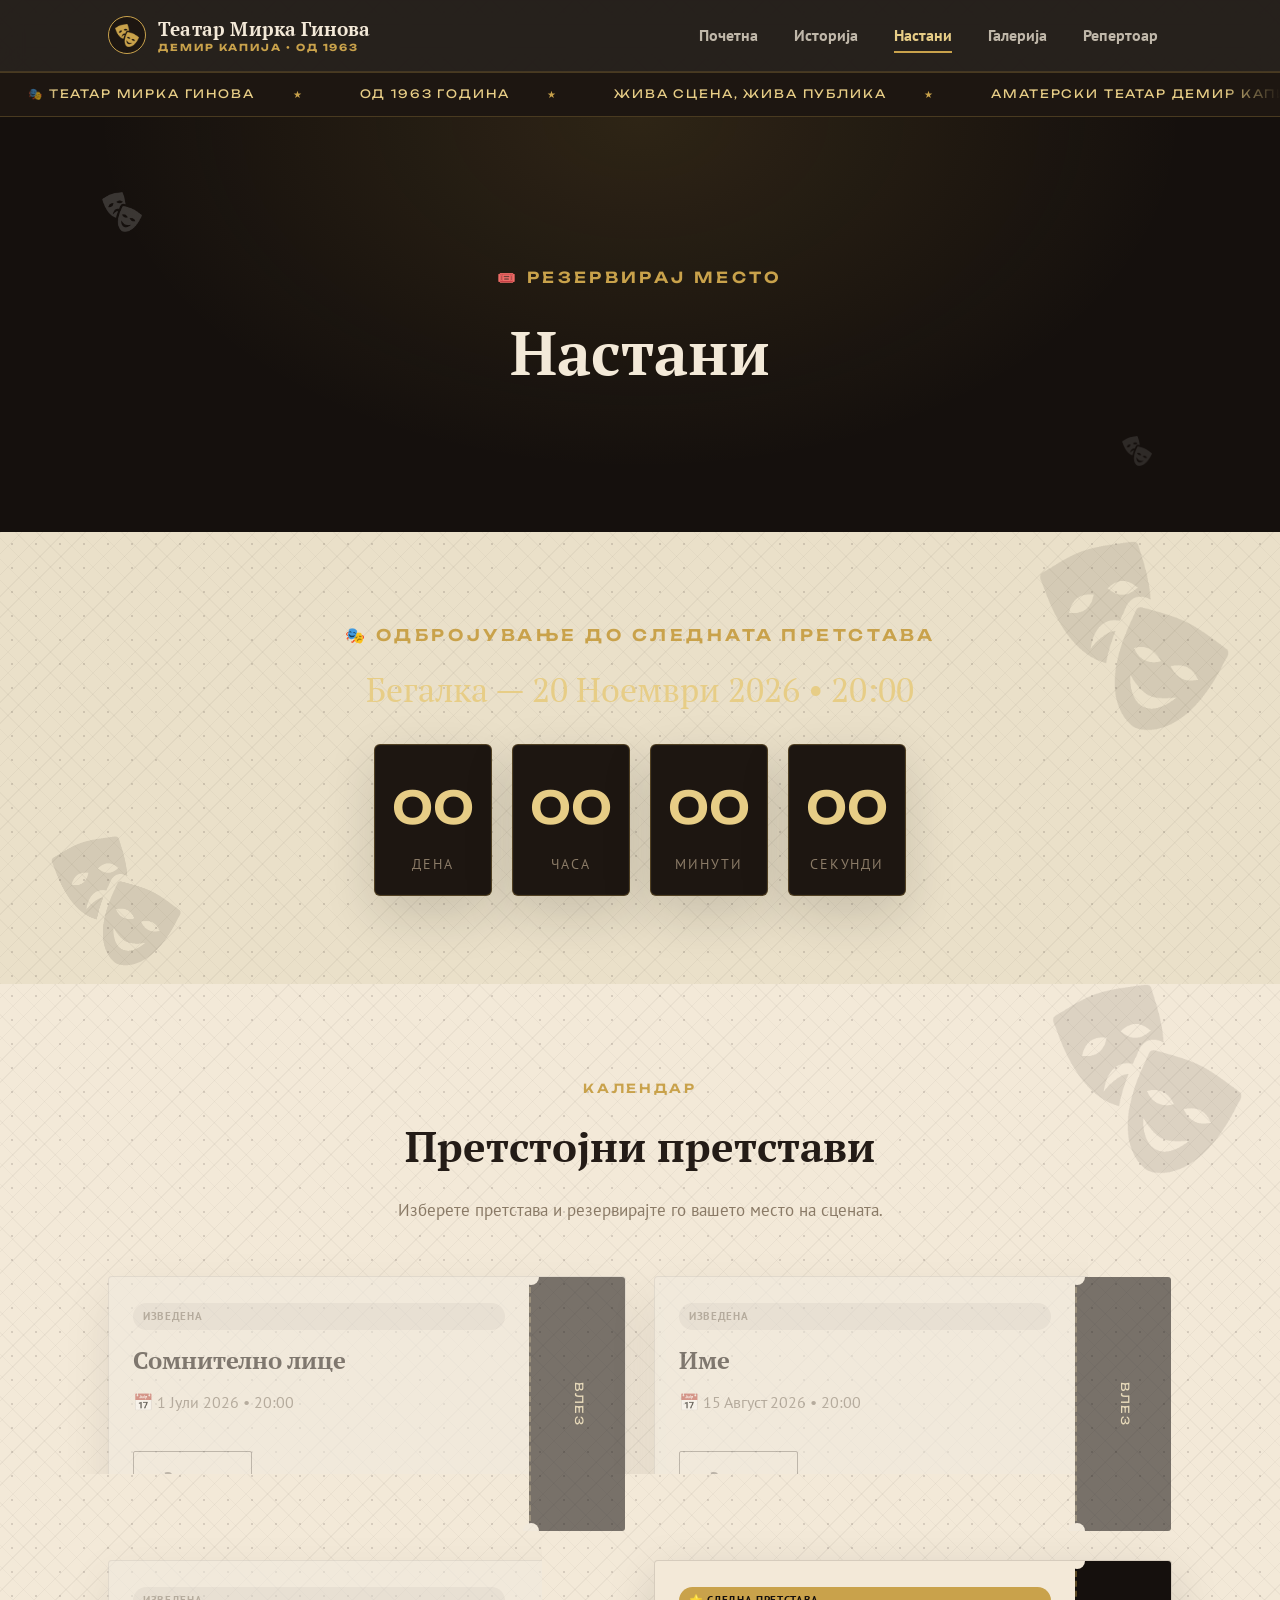
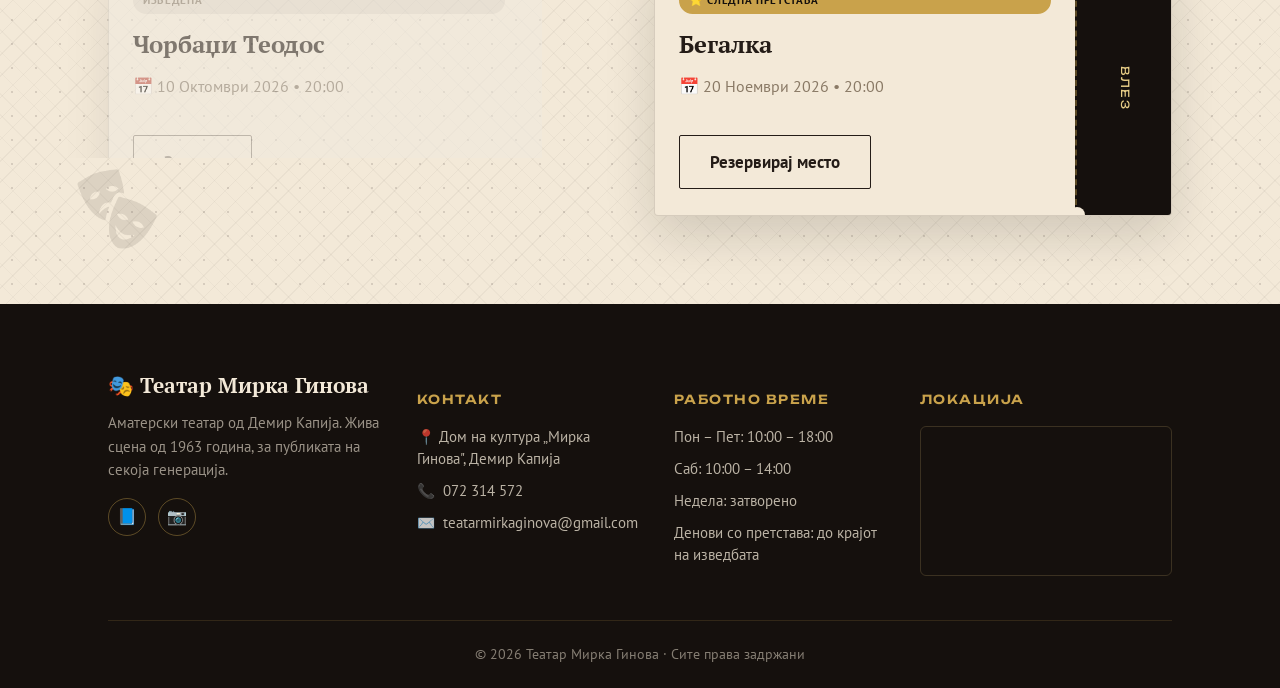
<file: events.html>
<!DOCTYPE html>
<html lang="mk">
<head>
<meta charset="UTF-8">
<meta name="viewport" content="width=device-width, initial-scale=1.0">
<title>Настани и претстави | Театар Мирка Гинова</title>
<meta name="description" content="Претстојни претстави на Театар Мирка Гинова во Демир Капија. Погледнете датуми и часови и резервирајте го вашето место.">
<link rel="icon" type="image/png" sizes="512x512" href="favicon-512.png">
<link rel="icon" type="image/png" sizes="192x192" href="favicon-192.png">
<link rel="icon" type="image/png" sizes="32x32" href="favicon-32.png">
<link rel="icon" type="image/png" sizes="16x16" href="favicon-16.png">
<link rel="apple-touch-icon" href="favicon-180.png">
<link rel="icon" href="favicon.ico">
<link rel="canonical" href="https://teatarmirkaginova2.vercel.app/events.html">
<meta name="theme-color" content="#15100D">
<meta property="og:type" content="website">
<meta property="og:site_name" content="Театар Мирка Гинова">
<meta property="og:locale" content="mk_MK">
<meta property="og:title" content="Настани и претстави | Театар Мирка Гинова">
<meta property="og:description" content="Претстојни претстави на Театар Мирка Гинова во Демир Капија. Погледнете датуми и часови и резервирајте го вашето место.">
<meta property="og:image" content="https://i.imgur.com/tZALHaf.jpeg">
<meta property="og:url" content="https://teatarmirkaginova2.vercel.app/events.html">
<meta name="twitter:card" content="summary_large_image">
<meta name="twitter:title" content="Настани и претстави | Театар Мирка Гинова">
<meta name="twitter:description" content="Претстојни претстави на Театар Мирка Гинова во Демир Капија. Погледнете датуми и часови и резервирајте го вашето место.">
<meta name="twitter:image" content="https://i.imgur.com/tZALHaf.jpeg">
<link rel="stylesheet" href="style.css">
<script type="application/ld+json">
{
  "@context": "https://schema.org",
  "@type": "PerformingGroup",
  "name": "Театар Мирка Гинова",
  "alternateName": "Аматерски театар Мирка Гинова",
  "url": "https://teatarmirkaginova2.vercel.app/",
  "logo": "https://teatarmirkaginova2.vercel.app/favicon-512.png",
  "image": "https://i.imgur.com/WejJasG.jpeg",
  "description": "Аматерски театар од Демир Капија, основан во 1963 година.",
  "foundingDate": "1963",
  "address": {
    "@type": "PostalAddress",
    "streetAddress": "Дом на култура „Мирка Гинова\"",
    "addressLocality": "Демир Капија",
    "addressCountry": "MK"
  },
  "telephone": "+389-72-314-572",
  "email": "teatarmirkaginova@gmail.com",
  "sameAs": [
    "https://facebook.com",
    "https://instagram.com"
  ]
}
</script>
<script type="application/ld+json">
{
  "@context": "https://schema.org",
  "@type": "BreadcrumbList",
  "itemListElement": [
    {"@type":"ListItem","position":1,"name":"Почетна","item":"https://teatarmirkaginova2.vercel.app/"},
    {"@type":"ListItem","position":2,"name":"Настани","item":"https://teatarmirkaginova2.vercel.app/events.html"}
  ]
}
</script>
<script type="application/ld+json">
[
  {
    "@context": "https://schema.org",
    "@type": "TheaterEvent",
    "name": "Сомнително лице",
    "startDate": "2026-07-01T20:00:00+02:00",
    "duration": "PT1H35M",
    "location": {
      "@type": "Place",
      "name": "Дом на култура \"Мирка Гинова\"",
      "address": {
        "@type": "PostalAddress",
        "addressLocality": "Демир Капија",
        "addressCountry": "MK"
      }
    },
    "performer": {"@type": "PerformingGroup", "name": "Театар Мирка Гинова"},
    "director": {"@type": "Person", "name": "Томе Атанасов"},
    "offers": {
      "@type": "Offer",
      "url": "https://teatarmirkaginova2.vercel.app/events.html",
      "availability": "https://schema.org/InStock",
      "price": "0",
      "priceCurrency": "MKD"
    }
  },
  {
    "@context": "https://schema.org",
    "@type": "TheaterEvent",
    "name": "Име",
    "startDate": "2026-08-15T20:00:00+02:00",
    "duration": "PT1H40M",
    "location": {
      "@type": "Place",
      "name": "Дом на култура \"Мирка Гинова\"",
      "address": {
        "@type": "PostalAddress",
        "addressLocality": "Демир Капија",
        "addressCountry": "MK"
      }
    },
    "performer": {"@type": "PerformingGroup", "name": "Театар Мирка Гинова"},
    "director": {"@type": "Person", "name": "Марко Стојанов"},
    "offers": {
      "@type": "Offer",
      "url": "https://teatarmirkaginova2.vercel.app/events.html",
      "availability": "https://schema.org/InStock",
      "price": "0",
      "priceCurrency": "MKD"
    }
  },
  {
    "@context": "https://schema.org",
    "@type": "TheaterEvent",
    "name": "Чорбаџи Теодос",
    "startDate": "2026-10-10T20:00:00+02:00",
    "duration": "PT1H50M",
    "location": {
      "@type": "Place",
      "name": "Дом на култура \"Мирка Гинова\"",
      "address": {
        "@type": "PostalAddress",
        "addressLocality": "Демир Капија",
        "addressCountry": "MK"
      }
    },
    "performer": {"@type": "PerformingGroup", "name": "Театар Мирка Гинова"},
    "director": {"@type": "Person", "name": "Томе Атанасов"},
    "offers": {
      "@type": "Offer",
      "url": "https://teatarmirkaginova2.vercel.app/events.html",
      "availability": "https://schema.org/InStock",
      "price": "0",
      "priceCurrency": "MKD"
    }
  },
  {
    "@context": "https://schema.org",
    "@type": "TheaterEvent",
    "name": "Бегалка",
    "startDate": "2026-11-20T20:00:00+02:00",
    "duration": "PT1H30M",
    "location": {
      "@type": "Place",
      "name": "Дом на култура \"Мирка Гинова\"",
      "address": {
        "@type": "PostalAddress",
        "addressLocality": "Демир Капија",
        "addressCountry": "MK"
      }
    },
    "performer": {"@type": "PerformingGroup", "name": "Театар Мирка Гинова"},
    "director": {"@type": "Person", "name": "Виктор Андонов"},
    "offers": {
      "@type": "Offer",
      "url": "https://teatarmirkaginova2.vercel.app/events.html",
      "availability": "https://schema.org/InStock",
      "price": "0",
      "priceCurrency": "MKD"
    }
  }
]
</script>
</head>
<body>
<div class="scroll-progress"></div>
<div class="page-transition"><div class="pt-panel pt-left"></div><div class="pt-panel pt-right"></div></div>

<header class="site-header">
  <div class="nav-wrap">
    <a class="brand" href="index.html">
      <span class="brand-mark"><img src="mask-icon-gold.png" alt="Лого на Театар Мирка Гинова"></span>
      <span class="brand-name">Театар Мирка Гинова<small>Демир Капија • од 1963</small></span>
    </a>
    <button class="nav-toggle" aria-label="Мени"><span></span><span></span><span></span></button>
    <ul class="nav-links">
      <li><a href="index.html">Почетна</a></li>
      <li><a href="history.html">Историја</a></li>
      <li><a href="events.html">Настани</a></li>
      <li><a href="gallery.html">Галерија</a></li>
      <li><a href="repertoire.html">Репертоар</a></li>
    </ul>
  </div>
</header>

<div class="marquee" aria-hidden="true">
  <div class="marquee-track">
    <span>🎭 Театар Мирка Гинова</span><span>Од 1963 година</span><span>Жива сцена, жива публика</span><span>Аматерски театар Демир Капија</span>
    <span>🎭 Театар Мирка Гинова</span><span>Од 1963 година</span><span>Жива сцена, жива публика</span><span>Аматерски театар Демир Капија</span>
  </div>
</div>

<section class="hero-small">
  <div class="curtain curtain-left"></div>
  <div class="curtain curtain-right"></div>
  <img class="float-mask m1" src="mask-icon-white.png" alt="" style="width:40px; top:18%; left:8%;">
  <img class="float-mask m2" src="mask-icon-white.png" alt="" style="width:30px; bottom:16%; right:10%;">
  <div class="hero-small-content">
    <span class="eyebrow">🎟️ Резервирај место</span>
    <h1>Настани</h1>
  </div>
</section>

<section data-countdown class="section-alt">
  <img class="watermark wm-lg" src="mask-icon-ink.png" alt="" style="top:2%; right:4%;">
  <img class="watermark wm-md m2" src="mask-icon-ink.png" alt="" style="bottom:4%; left:4%;">
  <div class="container countdown-panel reveal">
    <div class="countdown-title">
      <span class="eyebrow">🎭 Одбројување до следната претстава</span>
      <div class="show-name" data-show-name>Се вчитува…</div>
    </div>
    <div class="countdown-grid">
      <div class="flip"><span class="num" data-d>00</span><span class="lbl">Дена</span></div>
      <div class="flip"><span class="num" data-h>00</span><span class="lbl">Часа</span></div>
      <div class="flip"><span class="num" data-m>00</span><span class="lbl">Минути</span></div>
      <div class="flip"><span class="num" data-s>00</span><span class="lbl">Секунди</span></div>
    </div>
  </div>
</section>

<section>
  <div class="container">
    <img class="watermark wm-lg" src="mask-icon-ink.png" alt="" style="top:0; right:3%;">
    <img class="watermark wm-sm m3" src="mask-icon-ink.png" alt="" style="bottom:6%; left:6%;">
    <div class="section-head reveal">
      <span class="eyebrow">Календар</span>
      <h2>Претстојни претстави</h2>
      <p>Изберете претстава и резервирајте го вашето место на сцената.</p>
    </div>

    <div class="ticket-grid" id="ticket-grid">
      <article class="ticket reveal" data-show="somnitelno">
        <div class="ticket-main">
          <span class="badge badge-soon" data-badge>Наскоро</span>
          <h3>Сомнително лице</h3>
          <p class="meta">📅 1 Јули 2026 • 20:00</p>
          <button class="btn btn-outline" data-reserve="Сомнително лице">Резервирај место</button>
        </div>
        <div class="ticket-stub"><span>ВЛЕЗ</span></div>
      </article>

      <article class="ticket reveal reveal-delay-1" data-show="ime">
        <div class="ticket-main">
          <span class="badge badge-soon" data-badge>Наскоро</span>
          <h3>Име</h3>
          <p class="meta">📅 15 Август 2026 • 20:00</p>
          <button class="btn btn-outline" data-reserve="Име">Резервирај место</button>
        </div>
        <div class="ticket-stub"><span>ВЛЕЗ</span></div>
      </article>

      <article class="ticket reveal reveal-delay-2" data-show="teodos">
        <div class="ticket-main">
          <span class="badge badge-soon" data-badge>Наскоро</span>
          <h3>Чорбаџи Теодос</h3>
          <p class="meta">📅 10 Октомври 2026 • 20:00</p>
          <button class="btn btn-outline" data-reserve="Чорбаџи Теодос">Резервирај место</button>
        </div>
        <div class="ticket-stub"><span>ВЛЕЗ</span></div>
      </article>

      <article class="ticket reveal reveal-delay-3" data-show="begalka">
        <div class="ticket-main">
          <span class="badge badge-soon" data-badge>Наскоро</span>
          <h3>Бегалка</h3>
          <p class="meta">📅 20 Ноември 2026 • 20:00</p>
          <button class="btn btn-outline" data-reserve="Бегалка">Резервирај место</button>
        </div>
        <div class="ticket-stub"><span>ВЛЕЗ</span></div>
      </article>
    </div>
  </div>
</section>

<!-- Reservation confirmation modal -->
<div class="modal-overlay" id="reservation-modal">
  <div class="modal-box">
    <button class="modal-close" data-close-modal aria-label="Затвори">✕</button>
    <div class="modal-icon">🎟️</div>
    <h3>Резервација потврдена</h3>
    <p><span data-res-title>Претставата</span> — местото е ваше. Ви благодариме!</p>
    <div style="margin-top:22px;">
      <button class="btn btn-gold" data-close-modal>Во ред, фала!</button>
    </div>
  </div>
</div>

<footer class="site-footer">
  <div class="container">
    <div class="footer-grid">
      <div class="footer-col footer-brand">
        <span class="foot-mark">🎭 Театар Мирка Гинова</span>
        <p>Аматерски театар од Демир Капија. Жива сцена од 1963 година, за публиката на секоја генерација.</p>
        <div class="footer-social">
          <a href="https://facebook.com" target="_blank" rel="noopener" aria-label="Facebook">📘</a>
          <a href="https://instagram.com" target="_blank" rel="noopener" aria-label="Instagram">📷</a>
        </div>
      </div>
      <div class="footer-col">
        <h5>Контакт</h5>
        <ul>
          <li>📍 Дом на култура „Мирка Гинова", Демир Капија</li>
          <li>📞 <a href="tel:072314572">072 314 572</a></li>
          <li>✉️ <a href="mailto:teatarmirkaginova@gmail.com">teatarmirkaginova@gmail.com</a></li>
        </ul>
      </div>
      <div class="footer-col">
        <h5>Работно време</h5>
        <ul>
          <li>Пон – Пет: 10:00 – 18:00</li>
          <li>Саб: 10:00 – 14:00</li>
          <li>Недела: затворено</li>
          <li>Денови со претстава: до крајот на изведбата</li>
        </ul>
      </div>
      <div class="footer-col">
        <h5>Локација</h5>
        <div class="footer-map">
          <iframe src="https://www.google.com/maps?q=Демир%20Капија%2C%20Северна%20Македонија&output=embed" loading="lazy" referrerpolicy="no-referrer-when-downgrade" title="Локација на театарот"></iframe>
        </div>
      </div>
    </div>
    <div class="footer-bottom">© 2026 Театар Мирка Гинова · Сите права задржани</div>
  </div>
</footer>

<script src="script.js"></script>
<script>
  // Mark next/past show badge dynamically based on SHOWS data
  document.addEventListener('DOMContentLoaded', () => {
    const now = new Date();
    const next = getNextShow();
    document.querySelectorAll('.ticket').forEach(t => {
      const id = t.dataset.show;
      const show = SHOWS.find(s => s.id === id);
      if (!show) return;
      const badge = t.querySelector('[data-badge]');
      const isPast = new Date(show.date) < now;
      if (show.id === next.id) {
        badge.textContent = '⭐ Следна претстава';
        badge.className = 'badge badge-next';
      } else if (isPast) {
        badge.textContent = 'Изведена';
        badge.className = 'badge badge-past';
        t.classList.add('is-past');
        const btn = t.querySelector('[data-reserve]');
        if (btn) { btn.disabled = true; btn.textContent = 'Заврши'; }
      }
    });
  });
</script>
</body>
</html>
</file>
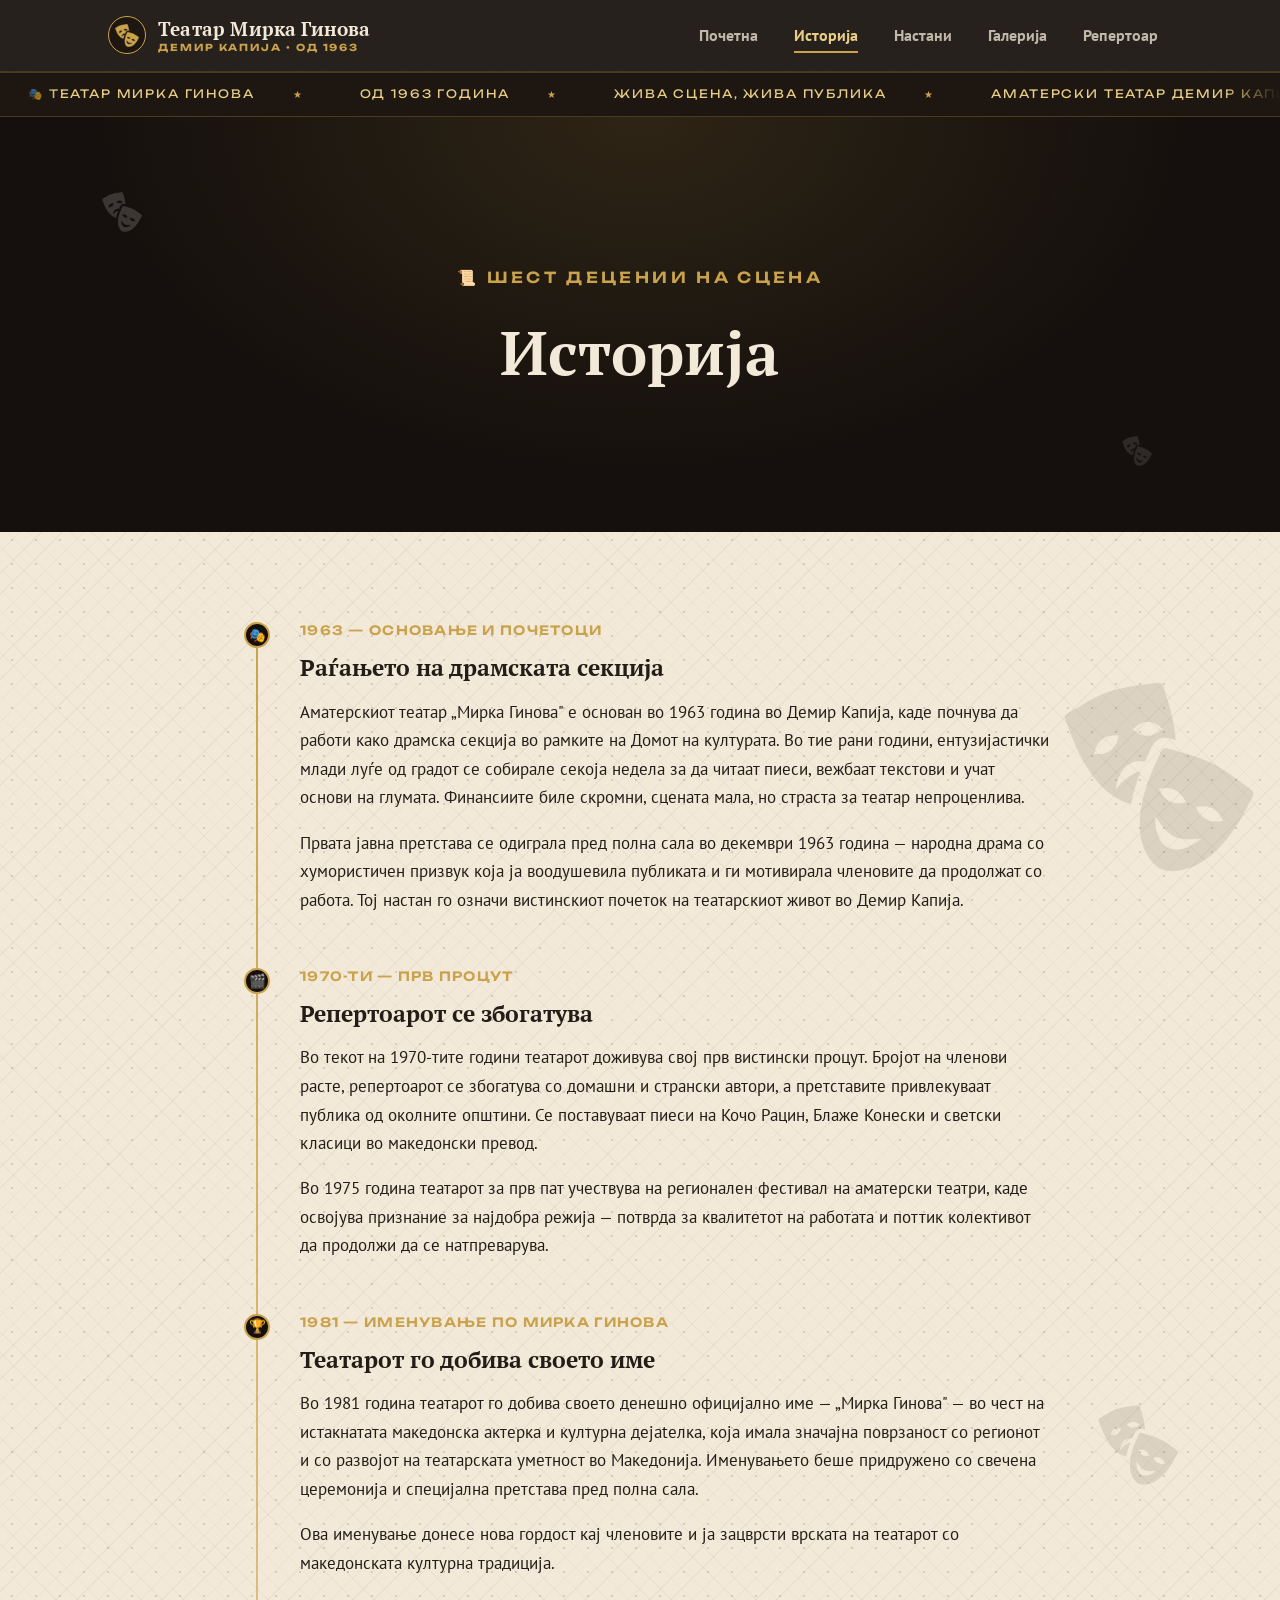
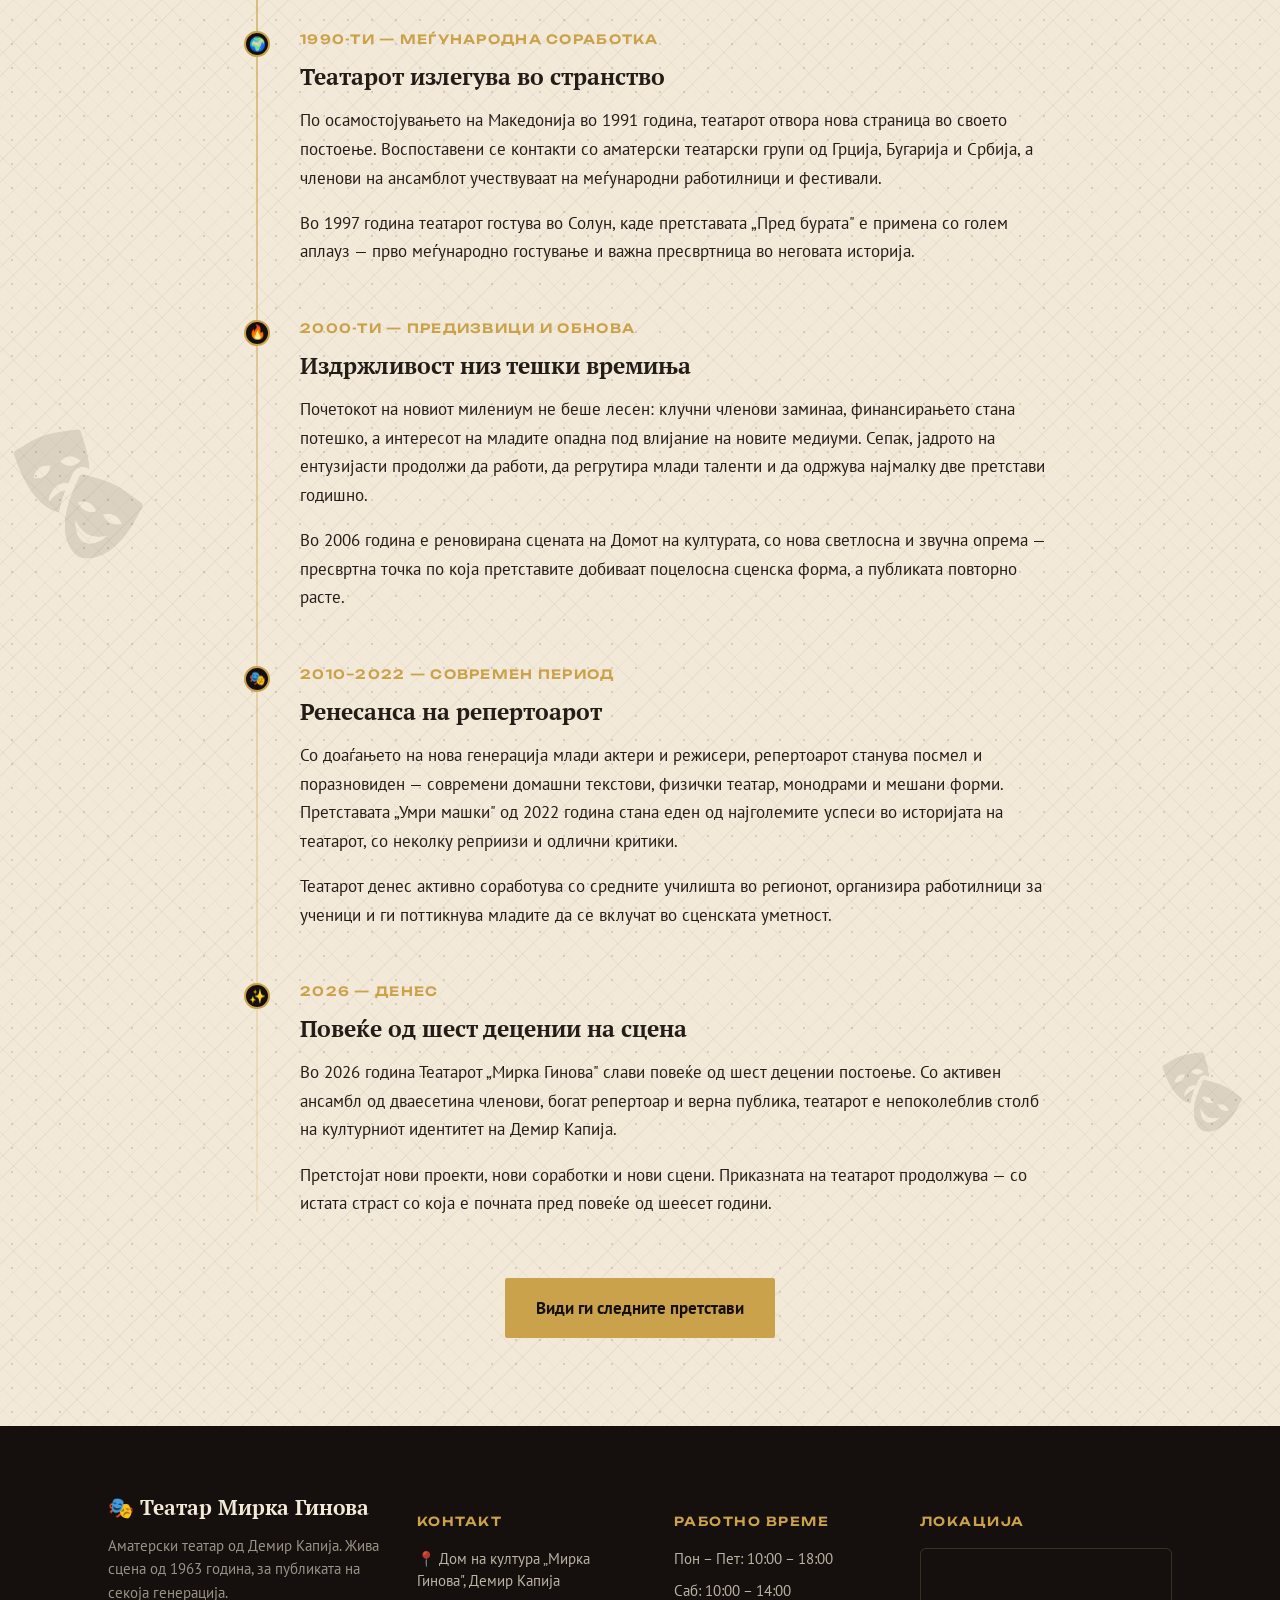
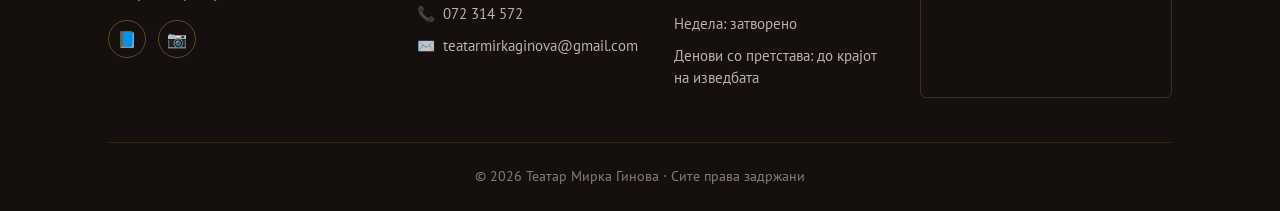
<file: history.html>
<!DOCTYPE html>
<html lang="mk">
<head>
<meta charset="UTF-8">
<meta name="viewport" content="width=device-width, initial-scale=1.0">
<title>Историја на театарот | Театар Мирка Гинова, Демир Капија</title>
<meta name="description" content="Историјата на аматерскиот театар Мирка Гинова од Демир Капија — од основањето во 1963 година, преку именувањето по Мирка Гинова, до денешните претстави.">
<link rel="icon" type="image/png" sizes="512x512" href="favicon-512.png">
<link rel="icon" type="image/png" sizes="192x192" href="favicon-192.png">
<link rel="icon" type="image/png" sizes="32x32" href="favicon-32.png">
<link rel="icon" type="image/png" sizes="16x16" href="favicon-16.png">
<link rel="apple-touch-icon" href="favicon-180.png">
<link rel="icon" href="favicon.ico">
<link rel="canonical" href="https://teatarmirkaginova2.vercel.app/history.html">
<meta name="theme-color" content="#15100D">
<meta property="og:type" content="website">
<meta property="og:site_name" content="Театар Мирка Гинова">
<meta property="og:locale" content="mk_MK">
<meta property="og:title" content="Историја на театарот | Театар Мирка Гинова, Демир Капија">
<meta property="og:description" content="Историјата на аматерскиот театар Мирка Гинова од Демир Капија — од основањето во 1963 година, преку именувањето по Мирка Гинова, до денешните претстави.">
<meta property="og:image" content="https://i.imgur.com/WejJasG.jpeg">
<meta property="og:url" content="https://teatarmirkaginova2.vercel.app/history.html">
<meta name="twitter:card" content="summary_large_image">
<meta name="twitter:title" content="Историја на театарот | Театар Мирка Гинова, Демир Капија">
<meta name="twitter:description" content="Историјата на аматерскиот театар Мирка Гинова од Демир Капија — од основањето во 1963 година, преку именувањето по Мирка Гинова, до денешните претстави.">
<meta name="twitter:image" content="https://i.imgur.com/WejJasG.jpeg">
<link rel="stylesheet" href="style.css">
<script type="application/ld+json">
{
  "@context": "https://schema.org",
  "@type": "PerformingGroup",
  "name": "Театар Мирка Гинова",
  "alternateName": "Аматерски театар Мирка Гинова",
  "url": "https://teatarmirkaginova2.vercel.app/",
  "logo": "https://teatarmirkaginova2.vercel.app/favicon-512.png",
  "image": "https://i.imgur.com/WejJasG.jpeg",
  "description": "Аматерски театар од Демир Капија, основан во 1963 година.",
  "foundingDate": "1963",
  "address": {
    "@type": "PostalAddress",
    "streetAddress": "Дом на култура „Мирка Гинова\"",
    "addressLocality": "Демир Капија",
    "addressCountry": "MK"
  },
  "telephone": "+389-72-314-572",
  "email": "teatarmirkaginova@gmail.com",
  "sameAs": [
    "https://facebook.com",
    "https://instagram.com"
  ]
}
</script>
<script type="application/ld+json">
{
  "@context": "https://schema.org",
  "@type": "BreadcrumbList",
  "itemListElement": [
    {"@type":"ListItem","position":1,"name":"Почетна","item":"https://teatarmirkaginova2.vercel.app/"},
    {"@type":"ListItem","position":2,"name":"Историја","item":"https://teatarmirkaginova2.vercel.app/history.html"}
  ]
}
</script>
</head>
<body>
<div class="scroll-progress"></div>
<div class="page-transition"><div class="pt-panel pt-left"></div><div class="pt-panel pt-right"></div></div>

<header class="site-header">
  <div class="nav-wrap">
    <a class="brand" href="index.html">
      <span class="brand-mark"><img src="mask-icon-gold.png" alt="Лого на Театар Мирка Гинова"></span>
      <span class="brand-name">Театар Мирка Гинова<small>Демир Капија • од 1963</small></span>
    </a>
    <button class="nav-toggle" aria-label="Мени"><span></span><span></span><span></span></button>
    <ul class="nav-links">
      <li><a href="index.html">Почетна</a></li>
      <li><a href="history.html">Историја</a></li>
      <li><a href="events.html">Настани</a></li>
      <li><a href="gallery.html">Галерија</a></li>
      <li><a href="repertoire.html">Репертоар</a></li>
    </ul>
  </div>
</header>

<div class="marquee" aria-hidden="true">
  <div class="marquee-track">
    <span>🎭 Театар Мирка Гинова</span><span>Од 1963 година</span><span>Жива сцена, жива публика</span><span>Аматерски театар Демир Капија</span>
    <span>🎭 Театар Мирка Гинова</span><span>Од 1963 година</span><span>Жива сцена, жива публика</span><span>Аматерски театар Демир Капија</span>
  </div>
</div>

<section class="hero-small">
  <div class="curtain curtain-left"></div>
  <div class="curtain curtain-right"></div>
  <img class="float-mask m1" src="mask-icon-white.png" alt="" style="width:40px; top:18%; left:8%;">
  <img class="float-mask m2" src="mask-icon-white.png" alt="" style="width:30px; bottom:16%; right:10%;">
  <div class="hero-small-content">
    <span class="eyebrow">📜 Шест децении на сцена</span>
    <h1>Историја</h1>
  </div>
</section>

<section>
  <img class="watermark wm-lg" src="mask-icon-ink.png" alt="" style="top:6%; right:2%;">
  <img class="watermark wm-md m2" src="mask-icon-ink.png" alt="" style="top:60%; left:1%;">
  <img class="watermark wm-sm m3" src="mask-icon-ink.png" alt="" style="top:35%; right:8%;">
  <img class="watermark wm-sm" src="mask-icon-ink.png" alt="" style="top:85%; right:3%;">
  <div class="container">
    <div class="timeline">

      <div class="timeline-item reveal">
        <div class="timeline-dot">🎭</div>
        <div class="timeline-year">1963 — Основање и почетоци</div>
        <h3>Раѓањето на драмската секција</h3>
        <p>Аматерскиот театар „Мирка Гинова" е основан во 1963 година во Демир Капија, каде почнува да работи како драмска секција во рамките на Домот на културата. Во тие рани години, ентузијастички млади луѓе од градот се собирале секоја недела за да читаат пиеси, вежбаат текстови и учат основи на глумата. Финансиите биле скромни, сцената мала, но страста за театар непроценлива.</p>
        <p>Првата јавна претстава се одиграла пред полна сала во декември 1963 година — народна драма со хумористичен призвук која ја воодушевила публиката и ги мотивирала членовите да продолжат со работа. Тој настан го означи вистинскиот почеток на театарскиот живот во Демир Капија.</p>
      </div>

      <div class="timeline-item reveal">
        <div class="timeline-dot">🎬</div>
        <div class="timeline-year">1970-ти — Прв процут</div>
        <h3>Репертоарот се збогатува</h3>
        <p>Во текот на 1970-тите години театарот доживува свој прв вистински процут. Бројот на членови расте, репертоарот се збогатува со домашни и странски автори, а претставите привлекуваат публика од околните општини. Се поставуваат пиеси на Кочо Рацин, Блаже Конески и светски класици во македонски превод.</p>
        <p>Во 1975 година театарот за прв пат учествува на регионален фестивал на аматерски театри, каде освојува признание за најдобра режија — потврда за квалитетот на работата и поттик колективот да продолжи да се натпреварува.</p>
      </div>

      <div class="timeline-item reveal">
        <div class="timeline-dot">🏆</div>
        <div class="timeline-year">1981 — Именување по Мирка Гинова</div>
        <h3>Театарот го добива своето име</h3>
        <p>Во 1981 година театарот го добива своето денешно официјално име — „Мирка Гинова" — во чест на истакнатата македонска актерка и културна деjatелка, која имала значајна поврзаност со регионот и со развојот на театарската уметност во Македонија. Именувањето беше придружено со свечена церемонија и специјална претстава пред полна сала.</p>
        <p>Ова именување донесе нова гордост кај членовите и ја зацврсти врската на театарот со македонската културна традиција.</p>
      </div>

      <div class="timeline-item reveal">
        <div class="timeline-dot">🌍</div>
        <div class="timeline-year">1990-ти — Меѓународна соработка</div>
        <h3>Театарот излегува во странство</h3>
        <p>По осамостојувањето на Македонија во 1991 година, театарот отвора нова страница во своето постоење. Воспоставени се контакти со аматерски театарски групи од Грција, Бугарија и Србија, а членови на ансамблот учествуваат на меѓународни работилници и фестивали.</p>
        <p>Во 1997 година театарот гостува во Солун, каде претставата „Пред бурата" е примена со голем аплауз — прво меѓународно гостување и важна пресвртница во неговата историја.</p>
      </div>

      <div class="timeline-item reveal">
        <div class="timeline-dot">🔥</div>
        <div class="timeline-year">2000-ти — Предизвици и обнова</div>
        <h3>Издржливост низ тешки времиња</h3>
        <p>Почетокот на новиот милениум не беше лесен: клучни членови заминаа, финансирањето стана потешко, а интересот на младите опадна под влијание на новите медиуми. Сепак, јадрото на ентузијасти продолжи да работи, да регрутира млади таленти и да одржува најмалку две претстави годишно.</p>
        <p>Во 2006 година е реновирана сцената на Домот на културата, со нова светлосна и звучна опрема — пресвртна точка по која претставите добиваат поцелосна сценска форма, а публиката повторно расте.</p>
      </div>

      <div class="timeline-item reveal">
        <div class="timeline-dot">🎭</div>
        <div class="timeline-year">2010–2022 — Современ период</div>
        <h3>Ренесанса на репертоарот</h3>
        <p>Со доаѓањето на нова генерација млади актери и режисери, репертоарот станува посмел и поразновиден — современи домашни текстови, физички театар, монодрами и мешани форми. Претставата „Умри машки" од 2022 година стана еден од најголемите успеси во историјата на театарот, со неколку реприизи и одлични критики.</p>
        <p>Театарот денес активно соработува со средните училишта во регионот, организира работилници за ученици и ги поттикнува младите да се вклучат во сценската уметност.</p>
      </div>

      <div class="timeline-item reveal">
        <div class="timeline-dot">✨</div>
        <div class="timeline-year">2026 — Денес</div>
        <h3>Повеќе од шест децении на сцена</h3>
        <p>Во 2026 година Театарот „Мирка Гинова" слави повеќе од шест децении постоење. Со активен ансамбл од дваесетина членови, богат репертоар и верна публика, театарот е непоколеблив столб на културниот идентитет на Демир Капија.</p>
        <p>Претстојат нови проекти, нови соработки и нови сцени. Приказната на театарот продолжува — со истата страст со која е почната пред повеќе од шеесет години.</p>
      </div>

    </div>

    <div style="text-align:center; margin-top:60px;" class="reveal">
      <a class="btn btn-gold" href="events.html">Види ги следните претстави</a>
    </div>
  </div>
</section>

<footer class="site-footer">
  <div class="container">
    <div class="footer-grid">
      <div class="footer-col footer-brand">
        <span class="foot-mark">🎭 Театар Мирка Гинова</span>
        <p>Аматерски театар од Демир Капија. Жива сцена од 1963 година, за публиката на секоја генерација.</p>
        <div class="footer-social">
          <a href="https://facebook.com" target="_blank" rel="noopener" aria-label="Facebook">📘</a>
          <a href="https://instagram.com" target="_blank" rel="noopener" aria-label="Instagram">📷</a>
        </div>
      </div>
      <div class="footer-col">
        <h5>Контакт</h5>
        <ul>
          <li>📍 Дом на култура „Мирка Гинова", Демир Капија</li>
          <li>📞 <a href="tel:072314572">072 314 572</a></li>
          <li>✉️ <a href="mailto:teatarmirkaginova@gmail.com">teatarmirkaginova@gmail.com</a></li>
        </ul>
      </div>
      <div class="footer-col">
        <h5>Работно време</h5>
        <ul>
          <li>Пон – Пет: 10:00 – 18:00</li>
          <li>Саб: 10:00 – 14:00</li>
          <li>Недела: затворено</li>
          <li>Денови со претстава: до крајот на изведбата</li>
        </ul>
      </div>
      <div class="footer-col">
        <h5>Локација</h5>
        <div class="footer-map">
          <iframe src="https://www.google.com/maps?q=Демир%20Капија%2C%20Северна%20Македонија&output=embed" loading="lazy" referrerpolicy="no-referrer-when-downgrade" title="Локација на театарот"></iframe>
        </div>
      </div>
    </div>
    <div class="footer-bottom">© 2026 Театар Мирка Гинова · Сите права задржани</div>
  </div>
</footer>

<script src="script.js"></script>
</body>
</html>
</file>
<file: style.css>
@import url('https://fonts.googleapis.com/css2?family=Unbounded:wght@400;600;800&family=PT+Serif:ital,wght@0,400;0,700;1,400&family=PT+Sans:wght@400;700&family=Caveat:wght@600&display=swap');

/* ===================== TOKENS ===================== */
:root{
  --stage-black:#15100D;
  --stage-black-2:#1D1611;
  --curtain-1:#5E1723;
  --curtain-2:#7E2331;
  --curtain-3:#961F30;
  --gold:#C9A24B;
  --gold-light:#E7CD86;
  --cream:#F3E9D8;
  --cream-2:#EAE0C9;
  --ink:#241C17;
  --muted:#8A7A66;
  --line:rgba(36,28,23,0.14);
  --shadow-soft: 0 18px 50px rgba(21,16,13,0.16);
  --shadow-deep: 0 30px 70px rgba(0,0,0,0.4);
  --radius: 4px;
  --ease: cubic-bezier(.22,.68,0,1);
}

*,*::before,*::after{ box-sizing:border-box; }
html{ scroll-behavior:smooth; }
body{
  margin:0;
  background-color:var(--cream);
  background-image:
    radial-gradient(rgba(36,28,23,.14) 1.5px, transparent 1.5px),
    repeating-linear-gradient(135deg, rgba(36,28,23,.045) 0px, rgba(36,28,23,.045) 1px, transparent 1px, transparent 15px),
    repeating-linear-gradient(45deg, rgba(36,28,23,.03) 0px, rgba(36,28,23,.03) 1px, transparent 1px, transparent 15px);
  background-size:24px 24px, auto, auto;
  color:var(--ink);
  font-family:'PT Sans', sans-serif;
  font-size:18px;
  line-height:1.7;
  -webkit-font-smoothing:antialiased;
}
img{ max-width:100%; display:block; }
a{ color:inherit; text-decoration:none; }
h1,h2,h3,h4{
  font-family:'PT Serif', serif;
  font-weight:700;
  margin:0;
  color:var(--ink);
}
.eyebrow{
  font-family:'Unbounded', sans-serif;
  font-size:.78rem;
  letter-spacing:.22em;
  text-transform:uppercase;
  color:var(--gold);
  font-weight:600;
}
.container{ max-width:1120px; margin:0 auto; padding:0 28px; }
.btn{
  display:inline-flex; align-items:center; gap:8px;
  font-family:'PT Sans', sans-serif; font-weight:700; font-size:1.05rem;
  padding:15px 30px;
  border-radius:2px;
  border:1.5px solid transparent;
  cursor:pointer;
  transition:transform .35s var(--ease), box-shadow .35s var(--ease), background .3s ease, color .3s ease, border-color .3s ease;
  position:relative;
  overflow:hidden;
}
.btn:active{ transform:scale(.97); }
.btn-gold{
  background:var(--gold);
  color:var(--stage-black);
}
.btn-gold:hover{ background:var(--gold-light); box-shadow:0 10px 26px rgba(201,162,75,.35); transform:translateY(-2px); }
.btn-ghost{
  background:transparent;
  color:var(--cream);
  border-color:rgba(243,233,216,.4);
}
.btn-ghost:hover{ border-color:var(--gold); color:var(--gold-light); transform:translateY(-2px); }
.btn-outline{
  background:transparent;
  color:var(--ink);
  border-color:var(--ink);
}
.btn-outline:hover{ background:var(--ink); color:var(--cream); }
.btn:disabled{ opacity:.45; cursor:not-allowed; transform:none !important; box-shadow:none !important; }

/* ===================== HEADER / NAV ===================== */
.site-header{
  position:sticky; top:0; z-index:200;
  background:rgba(21,16,13,.92);
  backdrop-filter:blur(10px);
  border-bottom:1px solid rgba(201,162,75,.18);
}
.nav-wrap{
  display:flex; align-items:center; justify-content:space-between;
  padding:14px 28px; max-width:1120px; margin:0 auto;
}
.brand{ display:flex; align-items:center; gap:12px; }
.brand-mark{
  width:38px; height:38px; border-radius:50%;
  border:1.5px solid var(--gold);
  display:flex; align-items:center; justify-content:center;
  color:var(--gold); font-family:'Unbounded',sans-serif; font-size:.85rem;
  flex-shrink:0;
  background:var(--stage-black-2);
  overflow:hidden;
  transition:width .3s ease, height .3s ease;
}
.brand-mark img{ width:64%; height:64%; object-fit:contain; }
.brand-name{
  font-family:'PT Serif', serif; font-weight:700; font-size:1.2rem;
  color:var(--cream); letter-spacing:.01em; line-height:1.15;
}
.brand-name small{
  display:block; font-family:'Unbounded',sans-serif; font-size:.6rem;
  letter-spacing:.2em; color:var(--gold); text-transform:uppercase; margin-top:2px;
}
.nav-links{ display:flex; gap:8px; list-style:none; margin:0; padding:0; }
.nav-links a{
  position:relative;
  display:inline-block;
  padding:8px 14px;
  font-size:.98rem; font-weight:700;
  color:rgba(243,233,216,.75);
  transition:color .3s ease;
}
.nav-links a::after{
  content:'';
  position:absolute; left:14px; right:14px; bottom:4px; height:1.5px;
  background:var(--gold);
  transform:scaleX(0); transform-origin:left;
  transition:transform .35s var(--ease);
}
.nav-links a:hover, .nav-links a.active{ color:var(--gold-light); }
.nav-links a:hover::after, .nav-links a.active::after{ transform:scaleX(1); }
.nav-toggle{ display:none; }

/* ===================== HERO / CURTAIN ===================== */
.hero{
  position:relative;
  min-height:88vh;
  display:flex; align-items:center; justify-content:center;
  overflow:hidden;
  background:
    radial-gradient(ellipse at 50% 30%, rgba(201,162,75,.16), transparent 60%),
    var(--stage-black);
}
.hero-floor{
  position:absolute; inset:auto 0 0 0; height:35%;
  background:linear-gradient(to top, rgba(0,0,0,.55), transparent);
  z-index:1;
}
/* Animated stage-light beams sweeping slowly, like searchlights finding the actor */
.beam-wrap{ position:absolute; inset:0; z-index:0; overflow:hidden; }
.beam{
  position:absolute; top:-10%; width:220px; height:140%;
  background:linear-gradient(to bottom, rgba(231,205,134,.22), rgba(231,205,134,0) 75%);
  filter:blur(2px);
  transform-origin:top center;
  animation:beam-sweep 10s ease-in-out infinite;
}
.beam-1{ left:8%; animation-delay:0s; }
.beam-2{ left:42%; animation-delay:-3.5s; background:linear-gradient(to bottom, rgba(201,162,75,.16), rgba(201,162,75,0) 75%); }
.beam-3{ left:74%; animation-delay:-7s; }
@keyframes beam-sweep{
  0%,100%{ transform:rotate(-9deg); opacity:.55; }
  50%{ transform:rotate(9deg); opacity:.9; }
}
/* Drifting dust motes catching the light */
.dust{
  position:absolute; border-radius:50%;
  background:var(--gold-light); opacity:0;
  animation:dust-rise linear infinite;
}
@keyframes dust-rise{
  0%{ transform:translateY(0) translateX(0); opacity:0; }
  10%{ opacity:.5; }
  90%{ opacity:.35; }
  100%{ transform:translateY(-320px) translateX(18px); opacity:0; }
}
.spotlight{ z-index:1; }
.spotlight{
  position:absolute; top:-20%; left:50%;
  width:900px; height:900px;
  transform:translateX(-50%);
  background:radial-gradient(circle, rgba(231,205,134,.16) 0%, rgba(231,205,134,0) 60%);
  animation:spotlight-drift 9s ease-in-out infinite;
  pointer-events:none;
}
@keyframes spotlight-drift{
  0%,100%{ transform:translateX(-53%) scale(1); }
  50%{ transform:translateX(-47%) scale(1.06); }
}
.curtain{
  position:absolute; top:0; bottom:0; width:52%; z-index:5;
  background:
    repeating-linear-gradient(90deg,
      var(--curtain-3) 0px, var(--curtain-2) 26px, var(--curtain-1) 52px, var(--curtain-2) 78px);
  box-shadow: inset 0 0 90px rgba(0,0,0,.55);
}
.curtain::before{
  content:''; position:absolute; inset:0;
  background:linear-gradient(to bottom, rgba(0,0,0,.35), transparent 18%, transparent 82%, rgba(0,0,0,.45));
}
.curtain-left{ left:0; animation:curtain-open-left 1.6s .3s var(--ease) both; border-right:3px solid rgba(201,162,75,.5); }
.curtain-right{ right:0; animation:curtain-open-right 1.6s .3s var(--ease) both; border-left:3px solid rgba(201,162,75,.5); }
@keyframes curtain-open-left{
  0%{ transform:translateX(0); }
  100%{ transform:translateX(-100%); }
}
@keyframes curtain-open-right{
  0%{ transform:translateX(0); }
  100%{ transform:translateX(100%); }
}
.hero-content{
  position:relative; z-index:2; text-align:center; color:var(--cream);
  padding:40px 24px;
  opacity:0; transform:translateY(16px);
  animation:hero-reveal 1s 1.7s var(--ease) forwards;
  max-width:760px;
}
@keyframes hero-reveal{ to{ opacity:1; transform:translateY(0); } }
.hero-logo{
  width:78px; height:78px; border-radius:50%; object-fit:cover;
  border:2px solid var(--gold); margin:0 auto 22px; box-shadow:var(--shadow-deep);
}
.hero h1{
  font-family:'PT Serif', serif; color:var(--cream);
  font-size:clamp(2.4rem, 6vw, 4rem);
  letter-spacing:.01em;
}
.hero .tagline{
  font-family:'Caveat', cursive; font-size:1.7rem; color:var(--gold-light);
  margin-top:10px;
}
.hero .subline{
  color:rgba(243,233,216,.7); font-size:1.15rem; margin-top:16px;
}
.hero-ctas{ display:flex; gap:14px; justify-content:center; margin-top:32px; flex-wrap:wrap; }

/* Small hero (inner pages) */
.hero-small{
  min-height:38vh;
  background:
    radial-gradient(ellipse at 50% 0%, rgba(201,162,75,.14), transparent 60%),
    var(--stage-black);
  display:flex; align-items:center; justify-content:center; text-align:center;
  position:relative; overflow:hidden;
}
.hero-small .curtain{ width:22%; }
.hero-small-content{ position:relative; z-index:2; color:var(--cream); padding:60px 24px 40px; }
.hero-small .eyebrow{ display:block; margin-bottom:10px; }
.hero-small h1{ color:var(--cream); font-size:clamp(2.6rem,5.5vw,3.8rem); }
.hero-small .eyebrow{ font-size:.95rem; }

/* ===================== SECTIONS ===================== */
section{ padding:88px 0; }
.section-alt{
  background-color:var(--cream-2);
  background-image:
    radial-gradient(rgba(36,28,23,.14) 1.5px, transparent 1.5px),
    repeating-linear-gradient(135deg, rgba(36,28,23,.045) 0px, rgba(36,28,23,.045) 1px, transparent 1px, transparent 15px),
    repeating-linear-gradient(45deg, rgba(36,28,23,.03) 0px, rgba(36,28,23,.03) 1px, transparent 1px, transparent 15px);
  background-size:24px 24px, auto, auto;
}
.section-dark{
  background-color:var(--stage-black);
  color:var(--cream);
  background-image:
    radial-gradient(rgba(201,162,75,.09) 1.5px, transparent 1.5px),
    repeating-linear-gradient(135deg, rgba(201,162,75,.035) 0px, rgba(201,162,75,.035) 1px, transparent 1px, transparent 16px);
  background-size:24px 24px, auto;
}
.section-head{ text-align:center; max-width:680px; margin:0 auto 52px; }
.section-head h2{ font-size:clamp(1.9rem,4vw,2.6rem); margin-top:10px; }
.section-head p{ color:var(--muted); margin-top:12px; font-size:1.08rem; }
.section-dark .section-head p{ color:rgba(243,233,216,.65); }
.divider-gold{
  width:56px; height:2px; background:var(--gold); margin:14px auto 0; border-radius:2px;
}

/* image-specific reveal: fade + gentle zoom-out, distinct from card fade/slide/tilt */
.img-reveal{ opacity:0; transform:scale(1.06); transition:opacity .8s var(--ease), transform .9s var(--ease); }
.img-reveal.in-view{ opacity:1; transform:scale(1); }

/* reveal-on-scroll */
.reveal{ opacity:0; transform:translateY(26px); transition:opacity .8s var(--ease), transform .8s var(--ease); }
.reveal.in-view{ opacity:1; transform:translateY(0); }
.reveal-delay-1.in-view{ transition-delay:.08s; }
.reveal-delay-2.in-view{ transition-delay:.16s; }
.reveal-delay-3.in-view{ transition-delay:.24s; }
.reveal-delay-4.in-view{ transition-delay:.32s; }

/* Quick links / cards grid */
.quick-grid{ display:grid; grid-template-columns:repeat(3,1fr); gap:24px; }
.quick-card{
  background:var(--cream); border:1px solid var(--line); border-radius:var(--radius);
  padding:34px 24px; text-align:center;
  box-shadow:var(--shadow-soft);
  transition:transform .4s var(--ease), box-shadow .4s var(--ease), border-color .4s ease;
}
.quick-card:hover{ transform:translateY(-8px); box-shadow:0 26px 60px rgba(21,16,13,.18); border-color:var(--gold); }
.quick-card .icon{
  width:56px; height:56px; border-radius:50%; margin:0 auto 18px;
  display:flex; align-items:center; justify-content:center; font-size:1.5rem;
  background:var(--stage-black); color:var(--gold);
  transition:transform .5s var(--ease);
}
.quick-card:hover .icon{ transform:rotate(-8deg) scale(1.08); }
.quick-card h3{ font-size:1.28rem; }
.quick-card p{ color:var(--muted); font-size:1rem; margin-top:8px; }
.quick-card .go{ display:inline-block; margin-top:14px; font-size:.9rem; color:var(--gold); font-weight:700; letter-spacing:.04em; }

/* About */
.about-grid{ display:grid; grid-template-columns:1fr 1fr; gap:60px; align-items:center; }
.about-grid p{ margin:0 0 16px; color:var(--ink); font-size:1.08rem; }
.about-figure{
  position:relative; border-radius:var(--radius); overflow:hidden;
  box-shadow:var(--shadow-deep); aspect-ratio:4/5;
  background:linear-gradient(160deg,var(--curtain-2),var(--stage-black));
  display:flex; align-items:center; justify-content:center;
}
.about-figure img{ width:100%; height:100%; object-fit:cover; }
.about-figure .mask-frame{
  position:absolute; inset:14px; border:1.5px solid rgba(201,162,75,.55); pointer-events:none;
}

/* ===================== COUNTDOWN ===================== */
.countdown-panel{
  display:flex; flex-direction:column; align-items:center; gap:26px;
}
.countdown-title{ text-align:center; }
.countdown-title .show-name{ font-family:'PT Serif',serif; font-size:2.1rem; color:var(--gold-light); margin-top:10px; }
.countdown-title .eyebrow{ font-size:1rem; }
.countdown-grid{ display:flex; gap:20px; flex-wrap:wrap; justify-content:center; }
.flip{
  width:118px; padding:24px 0 18px;
  background:var(--stage-black-2);
  border:1px solid rgba(201,162,75,.3);
  border-radius:6px;
  text-align:center;
  box-shadow:inset 0 0 0 1px rgba(255,255,255,.02), var(--shadow-soft);
}
.flip .num{
  font-family:'Unbounded', sans-serif; font-size:2.8rem; font-weight:600;
  color:var(--gold-light);
  display:inline-block;
  transition:transform .25s ease, opacity .25s ease;
}
.flip .num.pulse{ animation:digit-pulse .4s ease; }
@keyframes digit-pulse{
  0%{ transform:translateY(-6px) scale(.94); opacity:.4; }
  100%{ transform:translateY(0) scale(1); opacity:1; }
}
.flip .lbl{ display:block; margin-top:8px; font-size:.86rem; letter-spacing:.14em; text-transform:uppercase; color:var(--muted); }

/* ===================== CONTACT ===================== */
.contact-grid{ display:grid; grid-template-columns:repeat(3,1fr); gap:24px; }
.contact-card{
  background:var(--cream); border:1px solid var(--line); border-radius:var(--radius);
  padding:28px; text-align:center; box-shadow:var(--shadow-soft);
  transition:transform .35s var(--ease);
}
.contact-card:hover{ transform:translateY(-5px); }
.contact-card .icon{ font-size:1.6rem; margin-bottom:10px; color:var(--gold); }
.contact-card h4{ font-size:1.12rem; margin-bottom:6px; }
.contact-card p, .contact-card a{ color:var(--muted); font-size:1.02rem; }
.contact-card a:hover{ color:var(--curtain-2); }

/* ===================== FOOTER (rich) ===================== */
.site-footer{
  background:var(--stage-black); color:rgba(243,233,216,.75);
  padding:64px 0 0; font-size:.95rem;
}
.footer-grid{
  display:grid; grid-template-columns:1.3fr 1fr 1fr 1.2fr; gap:36px;
  padding-bottom:44px; border-bottom:1px solid rgba(201,162,75,.16);
}
.footer-col h5{
  font-family:'Unbounded',sans-serif; font-size:.78rem; letter-spacing:.12em;
  text-transform:uppercase; color:var(--gold); margin-bottom:16px; font-weight:600;
}
.footer-brand .foot-mark{
  font-family:'PT Serif',serif; font-size:1.3rem; color:var(--cream); font-weight:700; display:block; margin-bottom:8px;
}
.footer-brand p{ color:rgba(243,233,216,.6); font-size:.92rem; line-height:1.6; margin:0; }
.footer-col ul{ list-style:none; margin:0; padding:0; display:flex; flex-direction:column; gap:10px; }
.footer-col ul li{ color:rgba(243,233,216,.75); font-size:.92rem; line-height:1.5; display:flex; gap:8px; }
.footer-col ul li a{ color:rgba(243,233,216,.75); transition:color .3s ease; }
.footer-col ul li a:hover{ color:var(--gold-light); }
.footer-map{ border-radius:6px; overflow:hidden; border:1px solid rgba(201,162,75,.25); height:150px; filter:grayscale(.3) brightness(.9); transition:filter .3s ease; }
.footer-map:hover{ filter:grayscale(0) brightness(1); }
.footer-map iframe{ width:100%; height:100%; border:0; display:block; }
.footer-social{ display:flex; gap:12px; margin-top:16px; }
.footer-social a{
  width:38px; height:38px; border-radius:50%; border:1.5px solid rgba(201,162,75,.4);
  display:flex; align-items:center; justify-content:center; font-size:1rem;
  color:var(--gold-light); transition:transform .3s var(--ease), background .3s ease, border-color .3s ease;
}
.footer-social a:hover{ background:var(--gold); color:var(--stage-black); transform:translateY(-3px); border-color:var(--gold); }
.footer-bottom{ text-align:center; padding:22px 0; font-size:.85rem; color:rgba(243,233,216,.5); }
@media (max-width:880px){
  .footer-grid{ grid-template-columns:1fr 1fr; }
}
@media (max-width:560px){
  .footer-grid{ grid-template-columns:1fr; }
}

/* ===================== TIMELINE (history) ===================== */
.timeline{ position:relative; max-width:820px; margin:0 auto; }
.timeline::before{
  content:''; position:absolute; left:26px; top:6px; bottom:6px; width:2px;
  background:linear-gradient(to bottom, var(--gold), rgba(201,162,75,.15));
}
.timeline-item{ position:relative; padding-left:70px; margin-bottom:52px; }
.timeline-item:last-child{ margin-bottom:0; }
.timeline-dot{
  position:absolute; left:14px; top:2px; width:26px; height:26px; border-radius:50%;
  background:var(--stage-black); border:2px solid var(--gold);
  display:flex; align-items:center; justify-content:center; font-size:.85rem;
  color:var(--gold-light); z-index:2;
}
.timeline-year{
  font-family:'Unbounded', sans-serif; font-size:.8rem; letter-spacing:.1em;
  color:var(--gold); text-transform:uppercase; font-weight:600;
}
.timeline-item h3{ margin-top:6px; font-size:1.45rem; }
.timeline-item p{ color:var(--ink); margin-top:10px; font-size:1.05rem; }
.timeline-item p + p{ margin-top:12px; }

/* ===================== EVENTS / TICKETS ===================== */
.ticket-grid{ display:grid; grid-template-columns:repeat(2,1fr); gap:28px; }
.ticket{
  position:relative;
  background:var(--cream);
  border:1px solid var(--line);
  border-radius:var(--radius);
  box-shadow:var(--shadow-soft);
  display:flex;
  overflow:hidden;
  transition:transform .4s var(--ease), box-shadow .4s var(--ease);
}
.ticket:hover{ transform:translateY(-6px); box-shadow:0 26px 60px rgba(21,16,13,.2); }
.ticket.is-past{ opacity:.55; filter:grayscale(.4); }
.ticket-main{ flex:1; padding:26px 24px; display:flex; flex-direction:column; }
.ticket-main .btn{ margin-top:18px; align-self:flex-start; }
.ticket-main .badge{
  display:inline-block; font-size:.7rem; font-weight:700; letter-spacing:.06em;
  padding:4px 10px; border-radius:20px; margin-bottom:10px; text-transform:uppercase;
}
.badge-next{ background:var(--gold); color:var(--stage-black); }
.badge-soon{ background:rgba(36,28,23,.08); color:var(--muted); }
.badge-past{ background:rgba(36,28,23,.08); color:var(--muted); }
.ticket-main h3{ font-size:1.5rem; }
.ticket-main .meta{ color:var(--muted); font-size:1.02rem; margin-top:8px; }
.ticket-stub{
  width:96px; flex-shrink:0;
  background:var(--stage-black);
  color:var(--gold-light);
  display:flex; align-items:center; justify-content:center;
  position:relative;
  border-left:2px dashed rgba(201,162,75,.4);
}
.ticket-stub::before, .ticket-stub::after{
  content:''; position:absolute; left:-8px; width:16px; height:16px; border-radius:50%;
  background:var(--cream);
}
.ticket-stub::before{ top:-8px; }
.ticket-stub::after{ bottom:-8px; }
.ticket-stub span{
  writing-mode:vertical-rl; font-family:'Unbounded',sans-serif; font-size:.7rem;
  letter-spacing:.14em; text-transform:uppercase;
}
.ticket-action{ padding:0 22px 22px; }

/* Modal (shared: reservation + lightbox) */
.modal-overlay{
  position:fixed; inset:0; background:rgba(21,16,13,.72);
  display:flex; align-items:center; justify-content:center; z-index:500;
  opacity:0; pointer-events:none; transition:opacity .3s ease;
  padding:24px;
}
.modal-overlay.open{ opacity:1; pointer-events:auto; }
.modal-box{
  background:var(--cream); border-radius:6px; max-width:420px; width:100%;
  padding:40px 32px; text-align:center; position:relative;
  transform:scale(.92) translateY(10px); transition:transform .35s var(--ease);
  box-shadow:var(--shadow-deep);
}
.modal-overlay.open .modal-box{ transform:scale(1) translateY(0); }
.modal-close{
  position:absolute; top:14px; right:16px; background:none; border:none; font-size:1.2rem;
  cursor:pointer; color:var(--muted); transition:transform .3s ease, color .3s ease;
}
.modal-close:hover{ color:var(--curtain-2); transform:rotate(90deg); }
.modal-icon{ font-size:2.4rem; margin-bottom:14px; }
.modal-box h3{ font-size:1.3rem; margin-bottom:8px; }
.modal-box p{ color:var(--muted); }

/* ===================== GALLERY ===================== */
.gallery-play{ margin-bottom:64px; }
.gallery-play:last-child{ margin-bottom:0; }
.gallery-play-head{ display:flex; align-items:baseline; gap:14px; margin-bottom:24px; flex-wrap:wrap; }
.gallery-play-head h3{ font-size:1.6rem; }
.gallery-play-head span{ color:var(--muted); font-size:1rem; }
.gallery-grid{ display:grid; grid-template-columns:repeat(5,1fr); gap:14px; }
.gallery-thumb{
  position:relative; aspect-ratio:3/4; border-radius:4px; overflow:hidden; cursor:pointer;
  box-shadow:var(--shadow-soft);
}
.gallery-thumb img{ width:100%; height:100%; object-fit:cover; transition:transform .6s var(--ease), filter .5s ease; }
.gallery-thumb:hover img{ transform:scale(1.08); }
.gallery-thumb::after{
  content:'';
  position:absolute; inset:0;
  background:linear-gradient(to top, rgba(21,16,13,.65), transparent 45%);
  opacity:0; transition:opacity .4s ease;
}
.gallery-thumb:hover::after{ opacity:1; }
.gallery-thumb .cap{
  position:absolute; left:10px; bottom:8px; color:var(--cream); font-size:.78rem; font-weight:700;
  opacity:0; transform:translateY(6px); transition:all .4s ease;
}
.gallery-thumb:hover .cap{ opacity:1; transform:translateY(0); }

.lightbox-overlay{
  position:fixed; inset:0; background:rgba(10,7,5,.82);
  backdrop-filter:blur(14px); -webkit-backdrop-filter:blur(14px);
  z-index:600;
  display:flex; align-items:center; justify-content:center;
  opacity:0; pointer-events:none; transition:opacity .35s ease;
}
.lightbox-overlay.open{ opacity:1; pointer-events:auto; }
.lightbox-img-wrap{ max-width:80vw; max-height:80vh; position:relative; }
.lightbox-img-wrap img{
  max-width:80vw; max-height:80vh; border-radius:4px; box-shadow:0 30px 80px rgba(0,0,0,.6);
  opacity:0; transform:scale(.97); transition:opacity .3s ease, transform .3s ease;
}
.lightbox-img-wrap img.show{ opacity:1; transform:scale(1); }
.lightbox-nav{
  position:absolute; top:50%; transform:translateY(-50%);
  background:rgba(243,233,216,.1); border:1px solid rgba(243,233,216,.3); color:var(--cream);
  width:48px; height:48px; border-radius:50%; font-size:1.3rem; cursor:pointer;
  display:flex; align-items:center; justify-content:center;
  transition:background .3s ease, transform .3s ease;
}
.lightbox-nav:hover{ background:rgba(201,162,75,.3); transform:translateY(-50%) scale(1.08); }
.lightbox-prev{ left:-70px; }
.lightbox-next{ right:-70px; }
.lightbox-close{
  position:absolute; top:-52px; right:0; background:none; border:none; color:var(--cream);
  font-size:1.6rem; cursor:pointer; transition:transform .3s ease;
}
.lightbox-close:hover{ transform:rotate(90deg); }

/* ===================== REPERTOIRE ===================== */
.repertoire-grid{ display:grid; grid-template-columns:repeat(3,1fr); gap:28px; }
.repertoire-card{
  background:var(--cream); border-radius:var(--radius); overflow:hidden;
  box-shadow:var(--shadow-soft); border:1px solid var(--line);
  transition:transform .4s var(--ease), box-shadow .4s var(--ease);
}
.repertoire-card:hover{ transform:scale(1.035) translateY(-6px); box-shadow:0 26px 60px rgba(21,16,13,.2); z-index:2; }
.repertoire-poster{ aspect-ratio:2/3; overflow:hidden; background:var(--stage-black-2); position:relative; }
.repertoire-poster img{ width:100%; height:100%; object-fit:cover; transition:transform .6s var(--ease); }
.repertoire-card:hover .repertoire-poster img{ transform:scale(1.06); }
.repertoire-body{ padding:22px; }
.repertoire-body .badge{ display:inline-block; font-size:.7rem; font-weight:700; letter-spacing:.06em; padding:3px 10px; border-radius:20px; text-transform:uppercase; margin-bottom:10px; background:var(--gold); color:var(--stage-black); }
.repertoire-body h3{ font-size:1.32rem; }
.repertoire-meta-row{ display:flex; flex-wrap:wrap; gap:8px; margin-top:12px; }
.repertoire-meta-row span{
  display:inline-flex; align-items:center; gap:4px;
  font-size:.82rem; font-weight:700; color:var(--ink);
  background:var(--cream-2); border:1px solid var(--line);
  padding:5px 10px; border-radius:20px;
}
.repertoire-meta-row .age-tag{ background:var(--curtain-2); color:var(--cream); border-color:var(--curtain-2); }
.repertoire-body .people{ color:var(--muted); font-size:.92rem; margin-top:12px; line-height:1.5; }
.repertoire-body .btn{ margin-top:16px; width:100%; justify-content:center; font-size:.92rem; padding:12px 20px; }

/* ===================== RESPONSIVE ===================== */
@media (max-width:880px){
  .about-grid{ grid-template-columns:1fr; }
  .quick-grid{ grid-template-columns:1fr; }
  .contact-grid{ grid-template-columns:1fr; }
  .ticket-grid{ grid-template-columns:1fr; }
  .repertoire-grid{ grid-template-columns:repeat(2,1fr); }
  .gallery-grid{ grid-template-columns:repeat(3,1fr); }
  .watermark.wm-lg{ width:130px; }
  .nav-links{
    position:fixed; top:66px; left:0; right:0; bottom:0;
    background:var(--stage-black); flex-direction:column; padding:20px 28px;
    transform:translateX(100%); transition:transform .4s var(--ease);
  }
  .nav-links.open{ transform:translateX(0); }
  .nav-links a{ font-size:1.15rem; padding:16px 4px; border-bottom:1px solid rgba(243,233,216,.08); }
  .nav-toggle{
    display:flex; flex-direction:column; gap:5px; justify-content:center; align-items:center;
    background:none; border:none; cursor:pointer; padding:10px; width:44px; height:44px;
  }
  .nav-toggle span{ width:22px; height:2px; background:var(--gold); transition:transform .3s ease, opacity .3s ease; }
  .lightbox-prev{ left:10px; }
  .lightbox-next{ right:10px; }
  .btn{ min-height:46px; }
}
@media (max-width:560px){
  .gallery-grid{ grid-template-columns:repeat(2,1fr); }
  .repertoire-grid{ grid-template-columns:1fr; }
  .flip{ width:74px; padding:12px 0 10px; }
  .flip .num{ font-size:1.6rem; }
  .flip .lbl{ font-size:.6rem; letter-spacing:.08em; }
  .watermark.wm-lg, .watermark.wm-md{ width:0; height:0; opacity:0; }
  .repertoire-meta-row span{ font-size:.76rem; padding:4px 8px; }
  .hero-ctas .btn{ width:100%; justify-content:center; }
}

/* ===================== SCROLL PROGRESS BAR ===================== */
.scroll-progress{
  position:fixed; top:0; left:0; height:3px; width:0%;
  background:linear-gradient(90deg, var(--curtain-2), var(--gold));
  z-index:999; transition:width .1s linear;
}

/* ===================== HEADER SHRINK ===================== */
.site-header{ transition:padding .3s ease, box-shadow .3s ease; }
.site-header.shrink .nav-wrap{ padding:8px 28px; }
.site-header.shrink{ box-shadow:0 6px 24px rgba(0,0,0,.3); }
.site-header.shrink .brand-mark{ width:32px; height:32px; }

/* ===================== MARQUEE TICKER ===================== */
.marquee{
  background:var(--stage-black-2);
  border-top:1px solid rgba(201,162,75,.25);
  border-bottom:1px solid rgba(201,162,75,.25);
  overflow:hidden;
  padding:12px 0;
  position:relative;
}
.marquee::before, .marquee::after{
  content:''; position:absolute; top:0; bottom:0; width:60px; z-index:2;
}
.marquee::before{ left:0; background:linear-gradient(to right, var(--stage-black-2), transparent); }
.marquee::after{ right:0; background:linear-gradient(to left, var(--stage-black-2), transparent); }
.marquee-track{
  display:flex; width:max-content;
  animation:marquee-scroll 26s linear infinite;
}
.marquee-track span{
  display:inline-flex; align-items:center; gap:10px;
  font-family:'Unbounded', sans-serif; font-size:.72rem; letter-spacing:.16em;
  text-transform:uppercase; color:var(--gold-light); padding:0 28px; white-space:nowrap;
}
.marquee-track span::after{ content:'★'; color:var(--gold); font-size:.6rem; margin-left:28px; }
@keyframes marquee-scroll{
  0%{ transform:translateX(0); }
  100%{ transform:translateX(-50%); }
}

/* ===================== STATS COUNTER ===================== */
.stats-grid{ display:grid; grid-template-columns:repeat(4,1fr); gap:24px; text-align:center; }
.stat{ padding:12px; }
.stat .stat-num{
  font-family:'Unbounded', sans-serif; font-weight:700;
  font-size:clamp(2.1rem,4.5vw,3rem);
  color:var(--gold);
  display:inline-flex; align-items:baseline; gap:2px;
}
.stat .stat-label{ margin-top:8px; color:rgba(243,233,216,.65); font-size:.88rem; letter-spacing:.02em; }

/* ===================== CARD TILT ===================== */
.tilt{ transform-style:preserve-3d; will-change:transform; }

/* ===================== BUTTON SHINE ===================== */
.btn-gold::before{
  content:'';
  position:absolute; top:0; left:-60%; width:40%; height:100%;
  background:linear-gradient(120deg, transparent, rgba(255,255,255,.55), transparent);
  transform:skewX(-20deg);
  transition:left .6s ease;
}
.btn-gold:hover::before{ left:130%; }

/* ===================== WATERMARK ICONS (fill blank space) ===================== */
.watermark{
  position:absolute; pointer-events:none; z-index:0; opacity:.11;
  animation:float-drift 14s ease-in-out infinite;
}
.watermark.wm-lg{ width:190px; }
.watermark.wm-md{ width:130px; }
.watermark.wm-sm{ width:80px; }
section{ position:relative; overflow:hidden; }
.about-grid, .contact-grid, .timeline, .ticket-grid, .repertoire-grid, .gallery-play-head, .section-head{ position:relative; z-index:1; }

/* ===================== FLOATING MASK DECORATIONS ===================== */
.float-mask{
  position:absolute; opacity:.16; pointer-events:none; z-index:1;
  animation:float-drift 12s ease-in-out infinite;
}
.float-mask.m2{ animation-duration:15s; animation-delay:-4s; opacity:.11; }
.float-mask.m3{ animation-duration:10s; animation-delay:-7s; opacity:.09; }
@keyframes float-drift{
  0%,100%{ transform:translateY(0) rotate(0deg); }
  50%{ transform:translateY(-22px) rotate(6deg); }
}

/* ===================== PAGE TRANSITION CURTAIN ===================== */
.page-transition{ position:fixed; inset:0; z-index:9999; pointer-events:none; }
.pt-panel{
  position:absolute; top:0; bottom:0; width:50%;
  background:repeating-linear-gradient(90deg,
      var(--curtain-3) 0px, var(--curtain-2) 26px, var(--curtain-1) 52px, var(--curtain-2) 78px);
  box-shadow:inset 0 0 90px rgba(0,0,0,.55);
}
.pt-left{ left:0; transform:translateX(-100%); }
.pt-right{ right:0; transform:translateX(100%); }
.page-transition.closing{ pointer-events:auto; }
.page-transition.closing .pt-left{ animation:pt-close-left .45s var(--ease) forwards; }
.page-transition.closing .pt-right{ animation:pt-close-right .45s var(--ease) forwards; }
@keyframes pt-close-left{ to{ transform:translateX(0); } }
@keyframes pt-close-right{ to{ transform:translateX(0); } }

@media (max-width:880px){
  .stats-grid{ grid-template-columns:repeat(2,1fr); }
}

@media (prefers-reduced-motion: reduce){
  *{ animation-duration:.001ms !important; animation-iteration-count:1 !important; transition-duration:.001ms !important; scroll-behavior:auto !important; }
}
</file>
